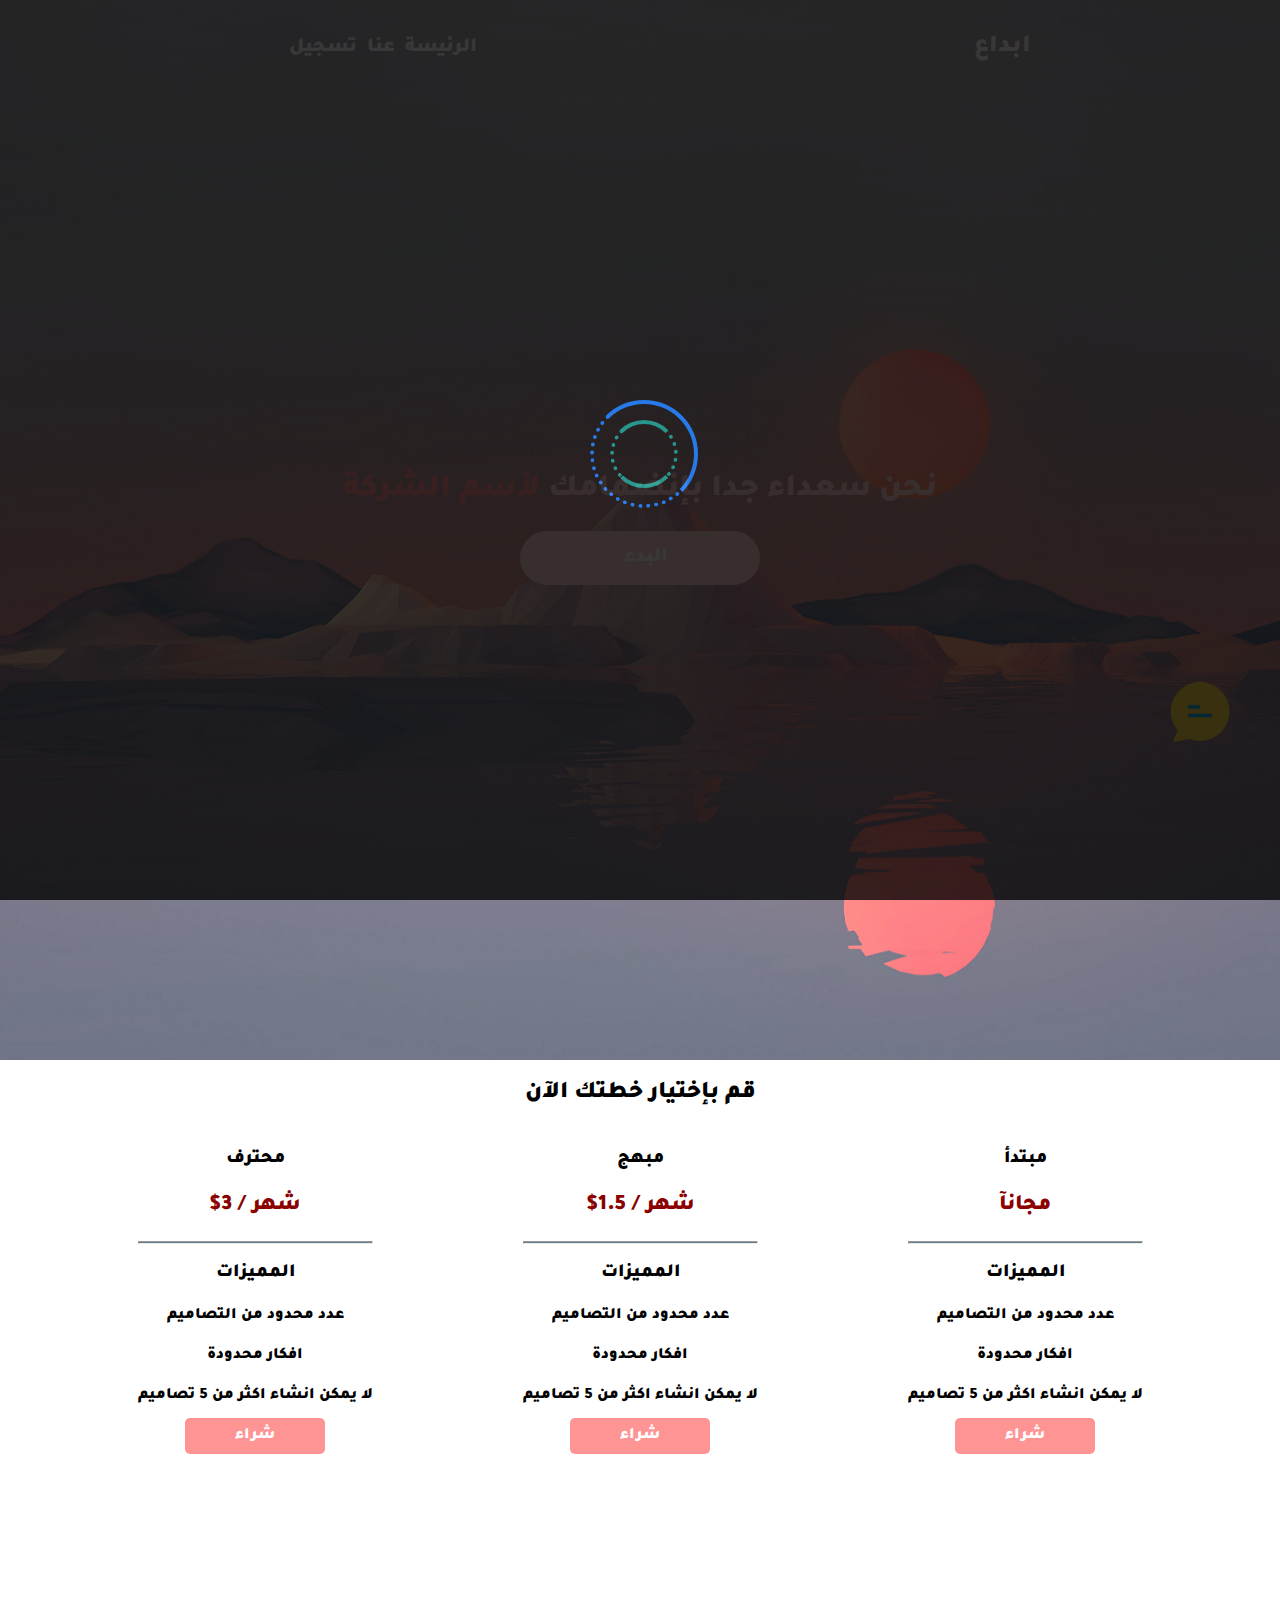
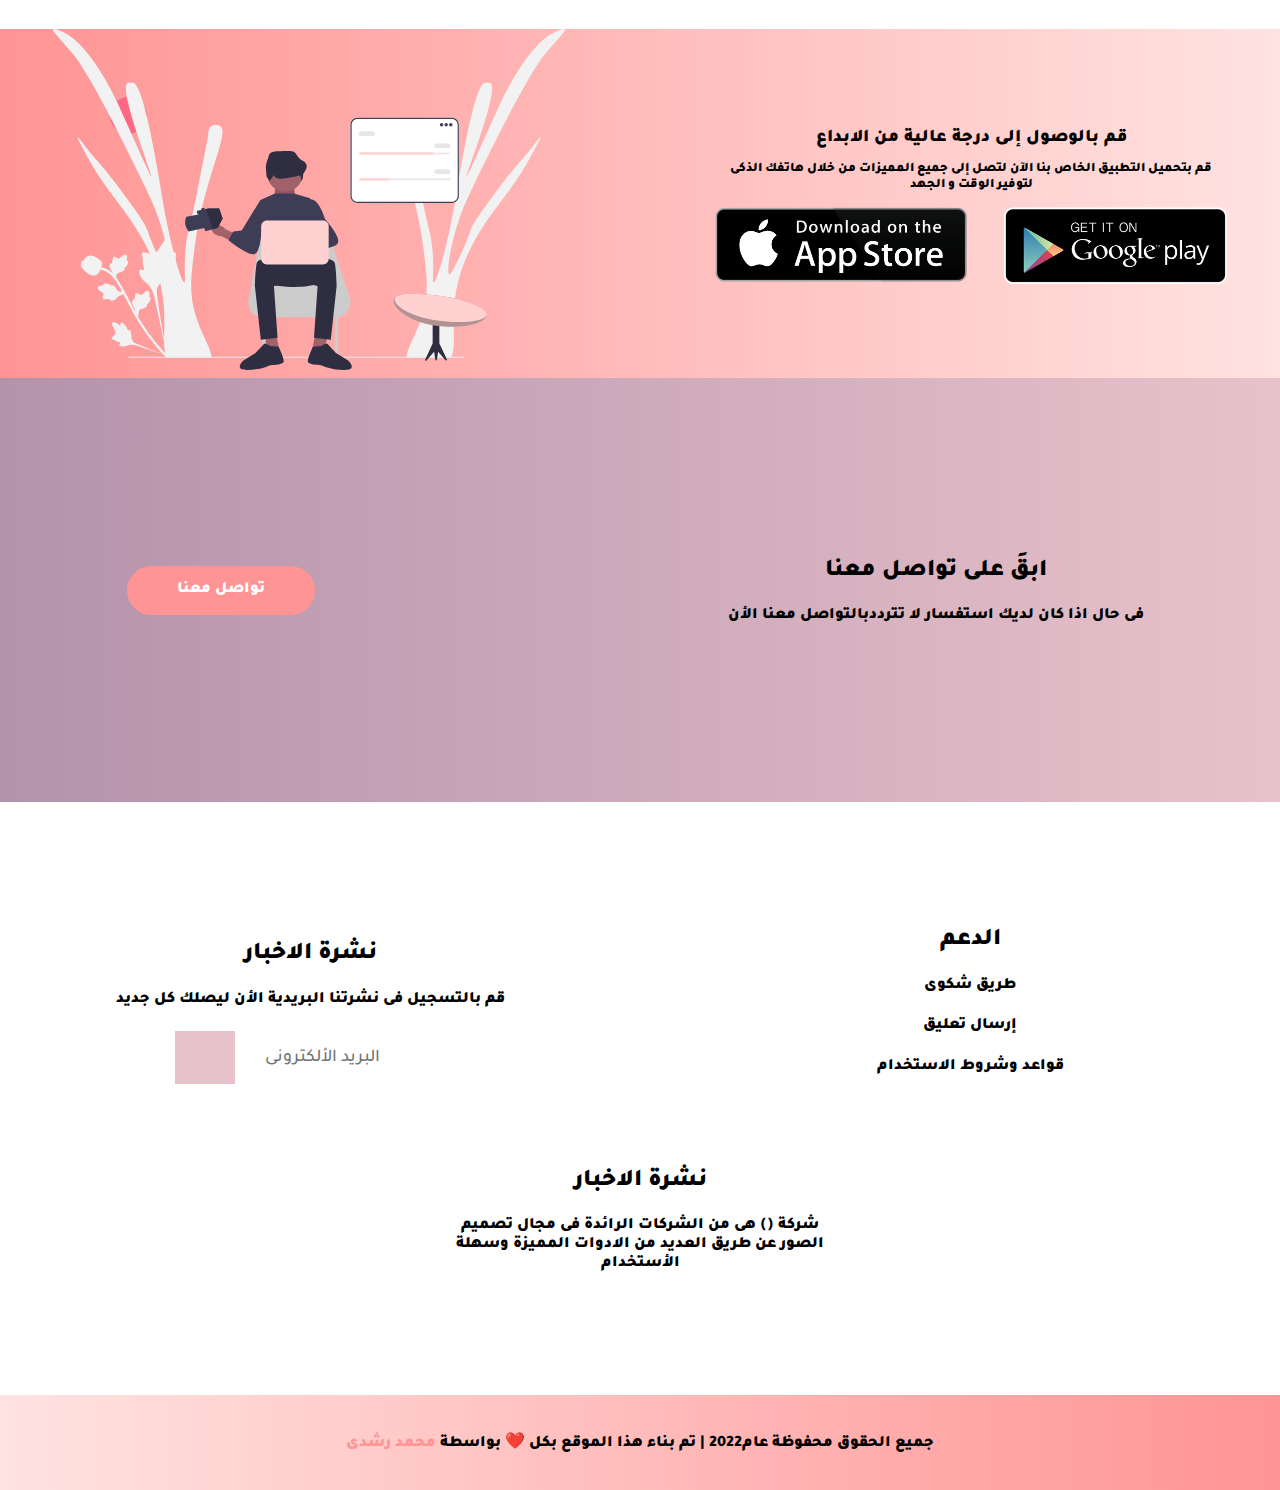
<file: index.html>
<!DOCTYPE html>
<html lang="en">

<head>
    <meta charset="UTF-8">
    <meta http-equiv="X-UA-Compatible" content="IE=edge">
    <meta name="viewport" content="width=device-width, initial-scale=1.0">
    <link rel="stylesheet" href="https://cdnjs.cloudflare.com/ajax/libs/font-awesome/6.2.0/css/all.min.css"
        integrity="sha512-xh6O/CkQoPOWDdYTDqeRdPCVd1SpvCA9XXcUnZS2FmJNp1coAFzvtCN9BmamE+4aHK8yyUHUSCcJHgXloTyT2A=="
        crossorigin="anonymous" referrerpolicy="no-referrer" />
    <link rel="icon" href="./imges/factory.png" />
    <link rel="stylesheet" href="./style.css">
    <title>Creativity</title>
</head>

<body>
    <!-- بداية كود التحميل للصفحة -->
    <div class="container-dotted-loader">

        <div class="dotted-loader">
            <!-- <h1>Loding..</h1> -->
        </div>
    </div>

    <!-- نهاية كود التحميل للصفحة -->



    <div class="contanierPaga">


        <!-- بداية كود اول ديف -->
        <div class="devHeaderAndSectionHomePage">
            <header>
                <ul>
                    <li>
                        <a href="">تسجيل</a>
                        <a href="">عنا</a>
                        <a href="">الرئيسة</a>
                    </li>
                </ul>
                <a id="logo" href="#">ابداع</a>
            </header>
            <div class="textHome">
                <h1>نحن سعداء جدا بإنضمامك <span id="colorText">لأسم الشركة</span></h1>
                <div class="contanierdevlink-btn-str">
                    <div class="devlink-btn-str">
                        <i class="fa-sharp fa-solid fa-arrow-left"></i>
                        <a id="link-btn-str" href="#">البدء</a>
                    </div>
                </div>


            </div>
            <!-- <img src="./imges/WallpaperDog-10710270.png" alt=""> -->

        </div>
        
        <!-- نهاية كود اول ديف -->

        <!-- بداية كود ثانى ديف -->


        <div class="devTextBoxPlan">
            <h2>قم بإختيار خطتك الآن</h2>
        </div>

        <!-- نهاية كود ثانى ديف -->

        <!-- بداية كود ثالث ديف -->

        <div class="devTwoContanier">


            <div class="boxPlan">
                <h3>محترف</h3>
                <h3 id="salary-box-plan">$3 / شهر</h3>
                <hr>
                <h3>المميزات</h3>
                <h4>عدد محدود من التصاميم</h4>
                <h4>افكار محدودة</h4>
                <h4>لا يمكن انشاء اكثر من 5 تصاميم</h4>
                <a href="" id="btn-buy">شراء</a>
            </div>

            <div class="boxPlan">
                <h3>مبهج</h3>
                <h3 id="salary-box-plan">$1.5 / شهر</h3>
                <hr>
                <h3>المميزات</h3>
                <h4>عدد محدود من التصاميم</h4>
                <h4>افكار محدودة</h4>
                <h4>لا يمكن انشاء اكثر من 5 تصاميم</h4>
                <a href="" id="btn-buy">شراء</a>
            </div>

            <div class="boxPlan">
                <h3>مبتدأ</h3>
                <h3 id="salary-box-plan">مجانآ</h3>
                <hr>
                <h3>المميزات</h3>
                <h4>عدد محدود من التصاميم</h4>
                <h4>افكار محدودة</h4>
                <h4>لا يمكن انشاء اكثر من 5 تصاميم</h4>
                <a href="" id="btn-buy">شراء</a>
            </div>



        </div>

        <!-- نهاية كود ثالث ديف -->

        <!-- بداية كود رابع ديف -->

        <div class="devThreeContanier">

            <div class="dev-img">
                <img src="./imges/undraw_multitasking_re_ffpb.svg" alt="">
            </div>

            <div class="devTextContent">
                <h1>قم بالوصول إلى درجة عالية من الابداع</h1>
                <p>قم بتحميل التطبيق الخاص بنا الآن لتصل إلى جميع المميزات من خلال هاتفك الذكى لتوفير الوقت و الجهد</p>
                <img src="./imges/downloadApp.png" alt="" srcset="">
            </div>

        </div>

        <!-- نهاية كود رابع ديف -->



        <!-- بداية كود خامس ديف  -->

        <div class="devForContanier">
            <a href="">تواصل معنا</a>
            <div class="boxContact">
                <h2>ابقَ على تواصل معنا</h2>
                <p>فى حال اذا كان لديك استفسار لا تترددبالتواصل معنا الأن</p>
            </div>
        </div>

        <!-- نهاية كود خامس ديف  -->



        <!-- بداية كود سادس ديف  -->

        <div class="devFiveContanier">

            <div class="box-Content">
                <h2>نشرة الاخبار</h2>
                <h4>قم بالتسجيل فى نشرتنا البريدية الأن ليصلك كل جديد</h4>
                <i id="btn-text-send-email" class="fa-sharp fa-solid fa-paper-plane"></i>
                <input id="text-Emial" type="text" placeholder="البريد الألكترونى">
            </div>


            <div class="box-Content">
                <h2>الدعم</h2>
                <h4>طريق شكوى</h4>
                <h4>إرسال تعليق</h4>
                <h4>قواعد وشروط الاستخدام</h4>
            </div>

            <div class="box-Content">
                <h2>نشرة الاخبار</h2>
                <p>شركة () هى من الشركات الرائدة فى مجال تصميم الصور عن طريق العديد من الادوات المميزة وسهلة الأستخدام
                </p>
            </div>


        </div>

        <!-- نهاية كود سادس ديف  -->


        <!-- بداية كود الفوتر -->


        <div class="devFooter">
            <p>جميع الحقوق محفوظة عام2022 | تم بناء هذا الموقع بكل ❤️ بواسطة <span id="colorText">محمد رشدى</span>
            </p>
        </div>

        <!-- نهاية كود الفوتر -->

    </div>


    <!-- Start chat -->

    <div class="boxChat">
        <img id="imgBoxChat" src="./imges/chat.png">

        <div class="fullchat ssssss">
            <div class="chat">
                <h1 id="MiniMaze">__</h1>

                <div class="headerchat">
                    <span id="internet"></span>
                    <img src="./imges/man.png">
                    <h2>Chat Bot</h2>
                </div>

            </div>
            <div class="messagepage">
                <div class="divP">
                    <p id="left"></p>

                </div>


                <div class="divP-right">
                    <p id="right"></p>
                </div>
                <div class="boxmessage">
                    <img id="img-send" src="./imges/SVG/icon-send.svg">
                    <input type="text" id="textarea" placeholder="Write your message here">
                </div>
            </div>
        </div>

    </div>

    <div class="containerBoxAlert">
        <div class="item">
            <h2 id="textOnline"></h2>
        </div>
    </div>

    <!-- End chat -->





    <script src="./main.js"></script>
</body>

</html>
</file>
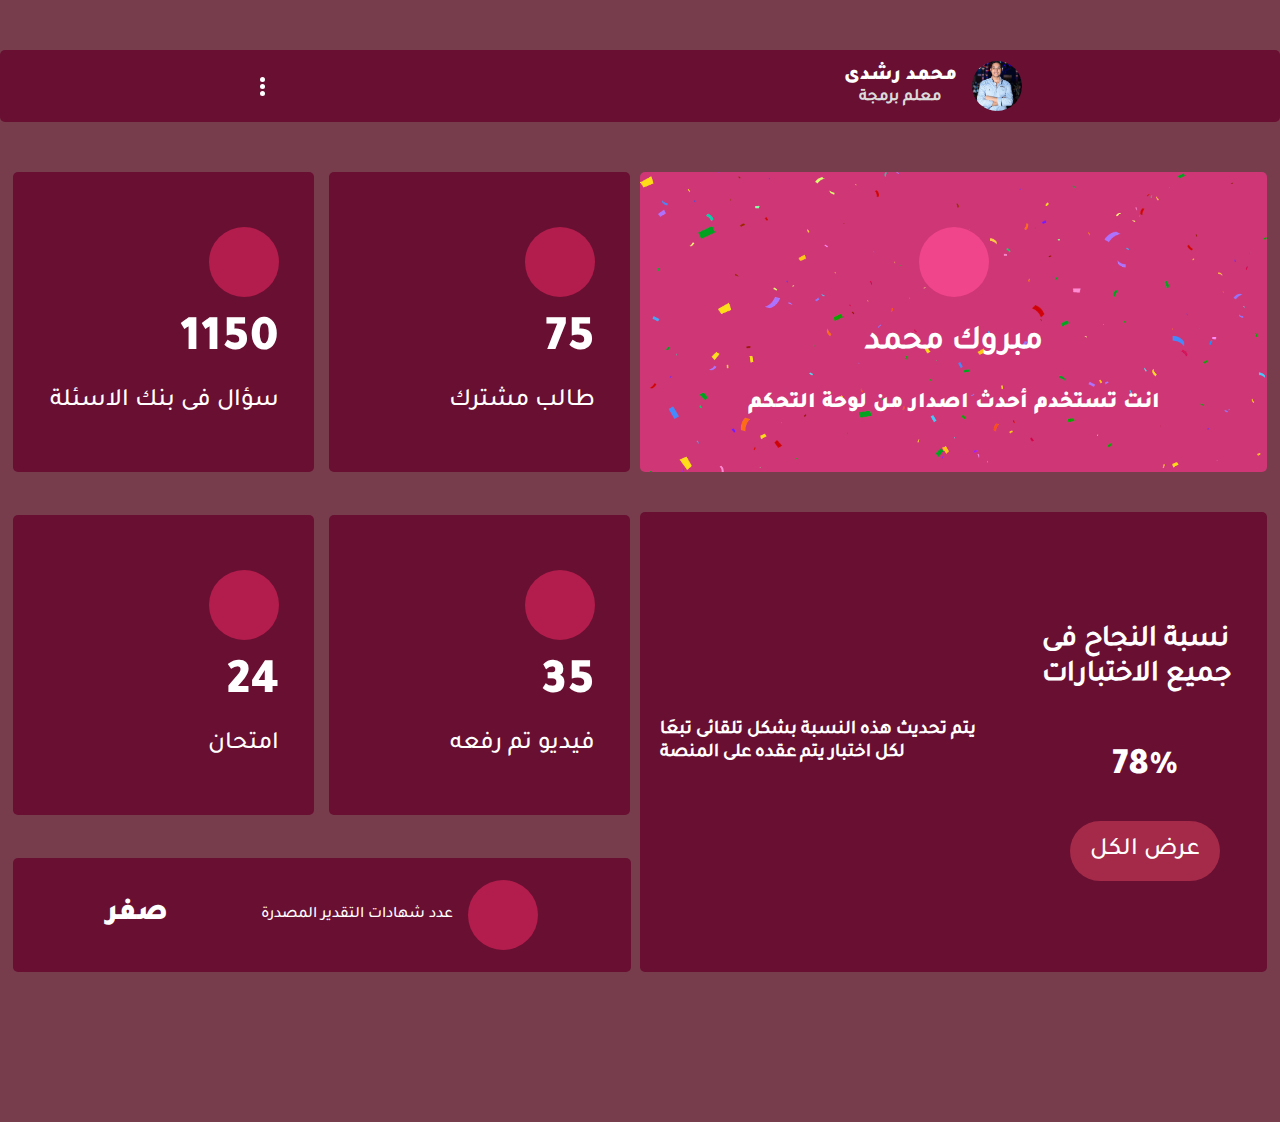
<file: HTML/dashboard.html>
<!DOCTYPE html>
<html lang="en">

<head>
    <meta charset="UTF-8">
    <meta http-equiv="X-UA-Compatible" content="IE=edge">
    <meta name="viewport" content="width=device-width, initial-scale=1.0">
    <link rel="stylesheet" href="https://cdnjs.cloudflare.com/ajax/libs/font-awesome/6.2.0/css/all.min.css"
        integrity="sha512-xh6O/CkQoPOWDdYTDqeRdPCVd1SpvCA9XXcUnZS2FmJNp1coAFzvtCN9BmamE+4aHK8yyUHUSCcJHgXloTyT2A=="
        crossorigin="anonymous" referrerpolicy="no-referrer" />
    <link rel="icon" href="../imges/factory.png" />
    <link rel="stylesheet" href="../CSS/dashboard.css">
    <title>Dashboard My Admin</title>
</head>

<body>

    <div class="ContainerPage">
        <div class="devContainerstatistics">

            <div class="devstatistics">
        <!-- بداية كود الناف بار -->
                <div class="containerNav">
                    <div class="contentnavbar">
                        <div class="deviconColor">
                            <i class="fa-solid fa-palette"></i>
                        </div>

                        <div class="devitmeColor">
                            <span id="color1"></span>
                            <span id="color2"></span>
                            <span id="color3"></span>
                        </div>

                        <div class="itemicon">                            
                            <div class="devP">
                                <p></p>
                                <p></p>
                                <p></p>
                            </div>
                            <i class="fa-solid fa-magnifying-glass"></i>
                            <i class="fa-regular fa-bell"></i>
                        </div>
                        <div class="itmeiconimgandname">
                            <div class="devname">
                                <h3>محمد رشدى</h3>
                                <h5>معلم برمجة</h5>
                            </div>
                            <img src="../imges/roshdyuser.jpg" alt="">
                        </div>
                    </div>
                </div>
        <!-- نهاية كود الناف بار -->
                <div class="bigcontainerboxes" >
        <!-- بداية كود الاربع بوسكات مع الديف الخامس -->
                <div class="containerForbox">

                    <!-- بداية كود الصندوق -->
                    <div class="box">

                        <div class="boxcontent">
                            <div class="devbg-icon">
                                <i class="fa-solid fa-graduation-cap"></i>
                            </div>
                            <span id="namber">1150</span>
                            <span>سؤال فى بنك الاسئلة</span>
                        </div>
                    </div>

                    
                    <div class="box">

                        <div class="boxcontent">
                            <div class="devbg-icon">
                                <i class="fa-solid fa-graduation-cap"></i>
                            </div>
                            <span id="namber">75</span>
                            <span>طالب مشترك</span>
                        </div>
                    </div>

                    <div class="box">

                        <div class="boxcontent">
                            <div class="devbg-icon">
                                <i class="fa-solid fa-graduation-cap"></i>
                            </div>
                            <span id="namber">24</span>
                            <span>امتحان</span>
                        </div>
                    </div>

                    <div class="box">

                        <div class="boxcontent">
                            <div class="devbg-icon">
                                <i class="fa-solid fa-graduation-cap"></i>
                            </div>
                            <span id="namber">35</span>
                            <span>فيديو تم رفعه</span>
                        </div>
                    </div>


                    <!-- بداية كود الصندوق -->

                    <!-- بداية كود الديف الخامس-->
                    <div class="boxAreport">
                        <h2>صفر</h2>
                        <div class="textanditme">
                            <p>عدد شهادات التقدير المصدرة</p>
                            <div class="devbg-icon">
                                <i class="fa-solid fa-graduation-cap"></i>
                            </div>
                        </div>
                    </div>
                    <!-- نهاية كود الديف الخامس-->


                </div>
        <!-- نهاية كود الاربع بوسكات مع الديف الخامس -->

        <!-- بداية كود البوكسين اللى فى النص  -->
                <div class="containertwobox">
                    
                    <div class="boxone">
                        <div class="boxcontent">

                            <div class="devbg-icon">
                                <i class="fa-solid fa-graduation-cap"></i>
                            </div>
                            <h2>مبروك محمد</h2>
                            <span>انت تستخدم أحدث اصدار من لوحة التحكم</span>
                        </div>
                    </div>

                    <div class="boxtow">
                        <div class="boxcontent">
                            <h3>يتم تحديث هذه النسبة بشكل تلقائى تبعَا لكل اختبار يتم عقده على المنصة</h3>
                            <div class="devthreeitme">
                                <h3>نسبة النجاح فى جميع الاختبارات</h3>
                                <h2>78%</h2>
                                <a id="viweAll" href="#">عرض الكل</a>
                            </div>
                        </div>
                    </div>
                </div>
        <!-- نهاية كود البوكسين اللى فى النص  -->

        <!--  بداية كود التنقل بين الصفحات اللى على اليمين -->
                        <div class="rightcontrolcontainer">
        <!-- بداية كود كونتينر بتاع ايتم الصفحات -->
                            <div class="containeritme">
                                <h1>شعار</h1>
                                <div class="itme">
                                    <a href="">الرئيسية</a>
                                    <i class="fa-solid fa-house"></i>
                                </div>
                                
                                <div class="itme">
                                    <a href="">قائمة الطلاب</a>
                                    <i class="fa-solid fa-user-graduate"></i>
                                </div>
                                <div class="itme">
                                    <a href="">الاختبارات</a>
                                    <i class="fa-regular fa-file-lines"></i>
                                </div>
                                <div class="itme">
                                    <a href="">مقاطع الفيديو</a>
                                    <i class="fa-solid fa-clapperboard"></i>
                                </div>
                                <div class="itme">
                                    <a href="">طلبات الاشتراك</a>
                                    <i class="fa-solid fa-money-check-dollar"></i>
                                </div>
                                <div class="itme">
                                    <a href="">شهادات التقدير</a>
                                    <i class="fa-solid fa-file-circle-check"></i>
                                </div>
                                <div class="itme">
                                    <a href="">بنك الاسئلة</a>
                                    <i class="fa-solid fa-file-circle-exclamation"></i>
                                </div>
                                <div class="itme">
                                    <a href="">نتائج الطلاب</a>
                                    <i class="fa-regular fa-clipboard"></i>
                                </div>
                                <div class="itme">
                                    <a href="">مديرين الموقع</a>
                                    <i class="fa-solid fa-people-roof"></i>
                                </div>


                            </div>
        <!-- نهاية كود كونتينر بتاع ايتم الصفحات -->
                        </div>
        <!-- نهاية كود التنقل بين الصفحات اللى على اليمين -->
                </div>
            </div>
        </div>



    </div>


    <!-- <div class="containerboxChet">
        <div class="haeder">

            <div class="content">

            </div>

        </div>
    </div> -->



    <script src="../JS/dashboard.js"></script>
    <!-- <script src="../main.js"></script> -->
</body>

</html>
</file>
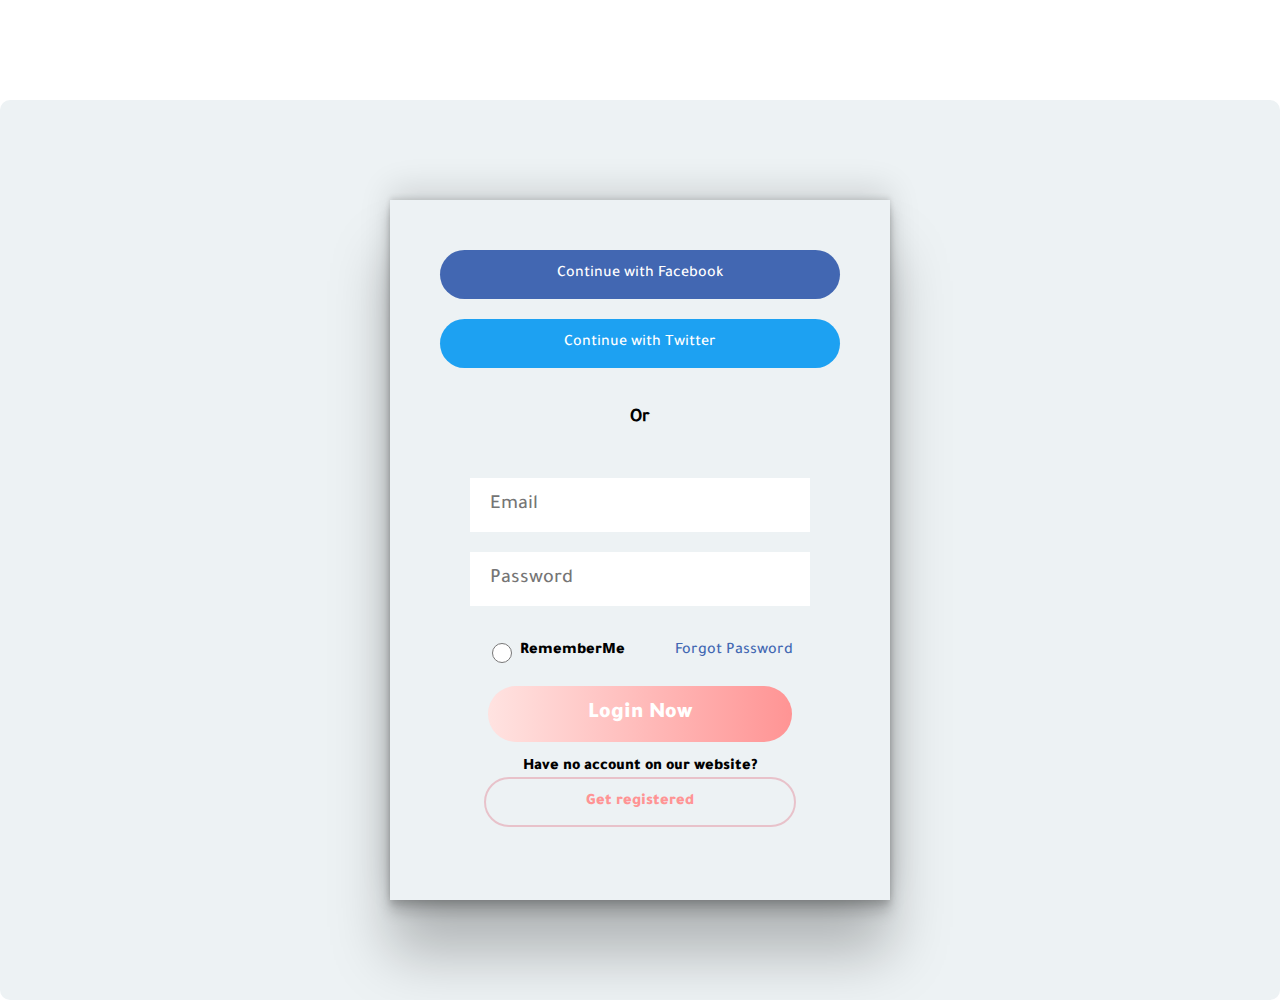
<file: HTML/login.html>
<!DOCTYPE html>
<html lang="en">
<head>
    <meta charset="UTF-8">
    <meta http-equiv="X-UA-Compatible" content="IE=edge">
    <meta name="viewport" content="width=device-width, initial-scale=1.0">
    <link rel="stylesheet" href="https://cdnjs.cloudflare.com/ajax/libs/font-awesome/6.2.0/css/all.min.css"
        integrity="sha512-xh6O/CkQoPOWDdYTDqeRdPCVd1SpvCA9XXcUnZS2FmJNp1coAFzvtCN9BmamE+4aHK8yyUHUSCcJHgXloTyT2A=="
        crossorigin="anonymous" referrerpolicy="no-referrer" />
    <link rel="icon" href="../imges/factory.png"/>
    <link rel="stylesheet" href="../CSS/login.css">
    <title>سجل حسابك</title>
</head>
<body>
    
        <!-- بداية كود التحميل للصفحة -->
        <div class="container-dotted-loader">

            <div class="dotted-loader">
                <!-- <h1>Loding..</h1> -->
            </div>
        </div>
    
        <!-- نهاية كود التحميل للصفحة -->

    <div class="ContainerPage">


        <div class="boxContainer">

            <div class="boxLogin">
                <div class="boxLogin-For-SocialMedia">

                    <div class="devItemFaceBook">
                        <i class="fa-brands fa-facebook-f"></i>
                        <a href="https://www.facebook.com/" target="_blank" >Continue with Facebook</a>
                    </div>
    
                    <div class="devItemTwitter">
                        <i class="fa-brands fa-twitter"></i>
                        <a href="https://twitter.com/" target="_blank" >Continue with Twitter</a>
                    </div>
                    <h3>Or</h3>
                    
                <form action="">
                    <input type="text" placeholder="Email" name="" id="btn-email">
                    <input type="password" placeholder="Password" name="" id="btn-password">

                    <div class="devBoxRememberMe">
                        <div class="devrememberme">
                            <input type="radio" value="HTML"> 
                            <label for="">RememberMe</label>
                        </div>
                        <div class="devForgotPassword">
                            <a href="#">Forgot Password</a>
                        </div>
                    </div>

                    <button id="btn-login">Login Now</button>
                    <p>Have no account on our website?</p>
                    <a id="btn-registered" href="">Get registered</a>
                </form>
                </div>

                

            </div>

        </div>


</div>

    <script src="../JS/login.js"></script>
</body>
</html>
</file>
<file: style.css>
* {
    list-style: none;
    text-decoration: none;
}

body {
    margin: 0;
    font-family: Tajawal;
}

@font-face {
    font-family: "Tajawal";
    src: url(./fonts/Tajawal-Black.ttf);
}

@font-face {
    font-family: "TajawalOne";
    src: url(./fonts/Tajawal-Medium.ttf);
}

::selection {
    color: white;
    background-color: deeppink;
}

/* بداية كود التحميل للصفحة */
.container-dotted-loader {
    position: fixed;
    z-index: 1001;
    height: 100vh;
    width: 100%;
    background-color: #000;
    opacity: 0.78;
    display: none;

}

.dotted-loader {
    width: 100px;
    height: 100px;
    border-width: 4px;
    border-color: #0074ff;
    border-style: solid solid dotted dotted;
    border-radius: 50%;
    position: absolute;
    left: 50%;
    top: 50%;
    margin-top: -50px;
    margin-left: -50px;
    z-index: 1000;
    animation: rotate-right .7s linear infinite;
    display: none;
}

.dotted-loader::before {
    content: "";
    position: absolute;
    left: 0;
    top: 0;
    right: 0;
    bottom: 0;
    margin: auto;
    border-width: 4px;
    border-color: #009688;
    border-style: solid dotted;
    border-radius: 50%;
    width: 60px;
    height: 60px;
    animation: rotate-left 1.7s linear infinite;
}

@keyframes rotate-right {
    from {
        transform: rotate(0);
    }

    to {
        transform: rotate(1turn);
    }
}

@keyframes rotate-left {
    from {
        transform: rotate(0);
    }

    to {
        transform: rotate(1turn);
    }
}

.active {
    display: flex !important;
}

.activetwo {
    display: none;
}

/* نهاية كود التحميل للصفحة */



/* بداية كود ثانى ديف  */
.devTextBoxPlan {
    text-align: center;
}

/* نهاية كود ثانى ديف  */

/* بداية كود ثالث ديف  */
.contanierPaga {
    /* position: relative; */
}

.devHeaderAndSectionHomePage {
    /* width: 100%;
    height: 1060px;
    display: flex;
    justify-content: center; */
    /*  */
    background-image: url(./imges/imgHome.jpg);
    width: 100%;
    height: 1060px;
    display: flex;
    justify-content: center;
    background-image: url(./imges/imgHome.jpg);
    background-position: center;
    background-size: cover;
    transition: all .5s ease;
    -webkit-transition: all .5s ease ;
    -moz-transition: all .5s ease;
    -ms-transition: all .5s ease;
    -o-transition: all .5s ease;
}

.devHeaderAndSectionHomePage img {
    height: 100%;
    width: 100%;
}

.devHeaderAndSectionHomePage header {
    position: absolute;
    top: 20px;
    width: 100%;
    display: flex;
    flex-wrap: wrap;
    justify-content: space-around;
    align-items: center;
    color: white;
}

.devHeaderAndSectionHomePage header ul li {
    display: flex;
    gap: 10px;
}

.devHeaderAndSectionHomePage header ul a {
    color: white;
    font-size: 20px;
}

.devHeaderAndSectionHomePage header #logo {
    font-size: 25px;
    color: white;
}

.textHome {
    position: absolute;
    top: 50%;
    color: #FFD1D1;
    text-align: center;
}

/* Media Sm */
@media (max-width:399px) {
    .devHeaderAndSectionHomePage header ul li a {
        font-size: 15px;
    }

    .devHeaderAndSectionHomePage header #logo {
        font-size: 20px;
    }

    .textHome {
        font-size: 9px;
    }
}

/* Media Sm */
@media (min-width: 400px) and (max-width:767px) {
    .devHeaderAndSectionHomePage header ul li a {
        font-size: 15px;
    }

    .devHeaderAndSectionHomePage header #logo {
        font-size: 20px;
    }

    .textHome {
        font-size: 10px;
    }
}

.textHome #colorText {
    color: #FF9494;
}

.contanierdevlink-btn-str {
    display: flex;
    align-items: center;
    justify-content: center;
}

.devlink-btn-str {
    padding: 15px 20px;
    width: 200px;
    font-size: 20px;
    background-color: #FFD1D1;
    border-radius: 50px;
    transition: 0.3s;
    display: flex;
    align-items: center;
    justify-content: center;
    gap: 11px;
}

.textHome #link-btn-str {
    color: white;
}

.textHome .devlink-btn-str:hover {
    background: none;
    font-size: 25px;
    border: solid 1px #FFD1D1;
}

.textHome .fa-sharp {
    color: #FF9494;
    animation: rightTo 1s infinite;
    font-size: 26px;
}

@keyframes rightTo {
    10%, 20%, 30%, 50%, 80%, 100% {
        transform: translateY(0);
    }

    40%, 60% {
        transform: translateX(5px);
    }


}

.contanierPaga .devTwoContanier {
    display: flex;
    align-items: center;
    justify-content: center;
    flex-wrap: wrap;
    /* border: solid 1px red; */
    /* width: 1300px; */
    margin: auto;
    text-align: center;
    gap: 150px;
}


.contanierPaga .devTwoContanier .boxPlan {
    min-height: 500px;
}

.contanierPaga .devTwoContanier .boxPlan hr {
    height: 1px;
    background-color: #607d8b;
}

.contanierPaga .devTwoContanier .boxPlan #salary-box-plan {
    color: darkred;
    font-size: 22px;
}

.contanierPaga .devTwoContanier .boxPlan #btn-buy {
    padding: 10px 50px;
    background-color: #FF9494;
    color: white;
    border-radius: 5px;
}

/* نهاية كود ثالث ديف  */


/* بداية كود رابع ديف  */

.devThreeContanier {
    display: flex;
    align-items: center;
    justify-content: center;
    flex-wrap: wrap;
    text-align: center;
    gap: 150px;
    background-image: linear-gradient(to right, #FF9494, #FFE3E1);
}

.devThreeContanier .dev-img {
    width: 45%;
}

.devThreeContanier .dev-img img {
    width: 100%;
}

.devThreeContanier .devTextContent {
    width: 45%;
}

.devThreeContanier .devTextContent img {
    width: 100%;
}

.devThreeContanier .devTextContent img:hover {
    cursor: pointer;
}

/* Media Mobile  */
@media (max-width:399px) {
    .devThreeContanier .devTextContent {
        width: 90%;
    }

    .devThreeContanier .devTextContent h1 {
        font-size: 17px;
    }

    .devThreeContanier .devTextContent p {
        font-size: 13px;
    }

    .devThreeContanier .dev-img {
        width: 90%;
    }
}

/* Media Sm */
@media (min-width: 400px) and (max-width:767px) {
    .devThreeContanier .devTextContent {
        width: 90%;
    }

    .devThreeContanier .devTextContent h1 {
        font-size: 20px;
    }

    .devThreeContanier .devTextContent p {
        font-size: 13px;
    }

    .devThreeContanier .dev-img {
        width: 90%;
    }
}

/* Md AND Lg*/
@media (min-width: 768px) and (max-width:1520px) {
    .devThreeContanier .devTextContent {
        width: 40%;
    }

    .devThreeContanier .devTextContent h1 {
        font-size: 18px;
    }

    .devThreeContanier .devTextContent p {
        font-size: 13px;
    }

    .devThreeContanier .dev-img {
        width: 40%;
    }
}




/* نهاية كود رابع ديف  */

/* بداية كود خامس ديف  */


.devForContanier {
    display: flex;
    align-items: center;
    justify-content: space-around;
    gap: 150px;
    flex-wrap: wrap;
    text-align: center;
    padding: 150px 0px;
    background-image: linear-gradient(to right, #b392ac, #e8c2ca);
}

.devForContanier .boxContact {
    margin: 10px;
}

.devForContanier a {
    padding: 15px 50px;
    background-color: #FF9494;
    color: white;
    border-radius: 50px;
    transition: 0.3s;
}

.devForContanier a:hover {
    font-size: 20px;
    background: none;
    border: solid 1px #FF9494;
}

/* نهاية كود خامس ديف  */


/* بداية كود سادس ديف  */


.devFiveContanier {
    display: flex;
    align-items: center;
    justify-content: space-around;
    flex-wrap: wrap;
    text-align: center;
    padding: 100px 0px;
    gap: 50px;
    margin: 5px;
}

.devFiveContanier .box-Content {
    /* width: 31%; */
    width: 400px;
}

.devFiveContanier #text-Emial {
    width: 150px;
    border: none;
    padding: 15px 30px;
    font-size: 18px;
    font-family: TajawalOne;
    font-weight: 100;
    outline: none;
}

.devFiveContanier #text-Emial:focus {
    border: #e8c2ca 1px solid;
    width: 180px;
    transition: 0.5s;
}

.devFiveContanier #btn-text-send-email {
    padding: 16px 30px;
    background-color: #e8c2ca;
    font-size: 21px;
    color: white;
    transition: 0.2s;

}


.devFiveContanier #btn-text-send-email:hover {
    font-size: 30px;
    padding: 15px 35px;
    cursor: pointer;
}

/* نهاية كود سادس ديف  */


/* بداية كود الفوتر  */

.devFooter {
    background-image: linear-gradient(to right, #FFE3E1, #FF9494);
    padding: 20px 0px;
    display: flex;
    align-items: center;
    justify-content: center;
    text-align: center;
}

#colorText {
    color: #FF9494;
}

/* نهاية كود الفوتر  */



/* Start chat */
/* .ssssss {
  display: none;
} */
.boxChat {
    position: fixed !important;
    right: 50px;
    bottom: 150px;
    z-index: 1000;
    transform: scale(1, 1);
}

.boxChat img {
    width: 60px;
    height: 60px;
    cursor: pointer;
}

.boxChat .chat {
    position: relative;
    height: 60px;
    width: 300px;
    background-image: linear-gradient(to right, #ffb620, rgba(255, 0, 0, 0.548));
    border-radius: 5px 5px 0px 0px;
    display: flex;
    align-items: center;
}

.boxChat .fullchat {
    display: none;
}

.boxChat .fullchat .chat #MiniMaze {
    position: relative;
    bottom: 20px;
    left: 100px;
    color: white;
    cursor: pointer;
}

.boxChat .chat .headerchat {
    display: flex;
    gap: 100px;
    align-items: center;
    padding: 0px 15px;
}

.boxChat .chat .headerchat #internet {
    width: 10px;
    height: 10px;
    border-radius: 50%;
    background-color: rgb(236, 213, 5);
    position: absolute;
    border: solid 1px white;
    left: 87px;
    top: 35px;
    cursor: pointer;
}

.boxChat .chat .headerchat h2 {
    color: white;
    font-weight: 100;
    padding: 0;
    margin: 0;
    font-size: 22px;
}

.boxChat .chat .headerchat img {
    width: 55px;
    height: 55px;
    transition: 0.3s;
}

/* .boxChat .chat .headerchat img:hover {
    transform: rotate(25deg);
  } */

.boxChat .messagepage {
    position: relative;
    width: 100%;
    height: 400px;
    background-color: #F9F9F9;
    overflow-y: scroll;
}

.boxChat .messagepage .divP {
    display: block;
    max-height: 300px;
    overflow-y: scroll;
}

/* .boxChat .messagepage #left {
    padding: 5px;
    margin: 10px 0px 0px 10px;
    max-width: 150px;
    background-color: #3f51b5;
    color: white;
    border-radius: 10px 10px 10px 0px;
} */
.psendLeft {
    padding: 5px;
    margin: 10px 0px 0px 10px;
    max-width: 150px;
    background-color: #3f51b5;
    color: white;
    border-radius: 10px 10px 10px 0px;
}
.boxChat .messagepage #right {
    position: relative;
    text-align: right;
    left: 120px;
    margin: 10px 0px 0px 10px;
    max-width: 150px;
    background-color: #ffb620;
    color: white;
    border-radius: 10px 10px 10px 0px;
    /* overflow: auto; */
}

.boxChat .messagepage .boxmessage {
    position: fixed;
    bottom: 0;
    height: 60px;
    display: flex;
    gap: 10px;
}

.boxChat .messagepage .boxmessage img {
    height: 50px;
    width: 50px;
    position: relative;
    left: 3px;
    transition: 0.3s;
}

.boxChat .messagepage .boxmessage img:hover {
    transform: rotate(-15deg);
}

.boxChat .messagepage .boxmessage #textarea {
    outline: none;
    /* text-align: right; */
    resize: none;
    height: 50px;
    border-radius: 50px;
    border: solid 1px #ddd;
    width: 70%;
    z-index: 100;
    padding: 0 5px;
}

.boxChat .messagepage .boxmessage #textarea::placeholder {
    position: absolute;
    top: 16px;
    padding: 0px 0px 0px 10px;
    color: rgb(156, 156, 156);
    font-weight: 100;
    font-size: 12px;
}

@media (max-width: 400px) {
    .boxChat {
        position: fixed !important;
        z-index: 1000;
        transform: scale(1, 1);
        right: 20px;
        bottom: 50px;
    }
}

/* End chat */


/* Start Alert Internet */
.containerBoxAlert {
    position: fixed;
    right: 50px;
    bottom: 50px;
    width: 250px;
    height: 60px;
    background-color: rgb(74 73 73);
    border-radius: 5px;
    transform: scale(0, 0);
    cursor: pointer;
}

.containerBoxAlert .item {
    display: flex;
    align-items: center;
    margin: auto;
    color: white;
}

.containerBoxAlert .item h2 {
    font-size: 20px;
}

.containerBoxAlertActive {
    transition: 0.3s;
    display: flex;
    transform: scale(1, 1);
}

/* Start Alert Internet */
</file>
<file: CSS/dashboard.css>
* {
    list-style: none;
    text-decoration: none;
}

body {
    margin: 0;
    font-family: Tajawal;
    background-color: #773D4C;
}

@font-face {
    font-family: "Tajawal";
    src: url(../fonts/Tajawal-Black.ttf);
}

@font-face {
    font-family: "TajawalOne";
    src: url(../fonts/Tajawal-Medium.ttf);
}

::selection {
    color: white;
    background-color: deeppink;
}

.ContainerPage {}

.ContainerPage .devContainerstatistics {
    position: relative;
    top: 50px;
    padding: 0px 0px 200px 0px;
}

.ContainerPage .devContainerstatistics .devstatistics {
    width: 100%;
}

/* بداية كود الناف بار */
.ContainerPage .devContainerstatistics .devstatistics .containerNav {
    width: 100%;
    background-color: #690F32;
    height: 60px;
    border-radius: 5px;
    padding: 6px 0px;
}

.devContainerstatistics .devstatistics .containerNav .contentnavbar {
    position: relative;
    width: 100%;
    /* background-color: #690F32; */
    height: 60px;
    border-radius: 5px;
    display: flex;
    align-items: center;
    justify-content: space-around;
    color: white;
    font-size: 20px
}

/* بداية كود تغيير الالوان */


.activecontiner {
    transition: 0.5s;
    background-color: #3D4677 !important;
}

.activecontinerStar {
    transition: 0.5s;
    background-color: #3936CE !important;
}

.activecontinerdevboxse {
    transition: 0.5s;
    background-color: #270F69 !important;
}

.activecontinerdevicon {
    transition: 0.5s;
    background-color: #321DB2 !important;
    color: #7C6FF1;
}

.activecontinerdevBtn {
    transition: 0.5s;
    background-color: #2A32A5 !important;
}

.devContainerstatistics .devstatistics .containerNav .contentnavbar .deviconColor {
    position: absolute;
    left: 100px;
    cursor: pointer;
    display: flex;
    align-items: center;
    flex-direction: column;
    gap: 5px;
}

.devContainerstatistics .devstatistics .containerNav .contentnavbar .devitmeColor {
    height: 40px;
    width: 80px;
    background-color: antiquewhite;
    position: absolute;
    top: 45px;
    border-radius: 6px;
    display: flex;
    align-items: center;
    justify-content: center;
    gap: 1px;
    transform: scale(0, 0);
    transition: 0.3s;
    left: 70px;
}

.showItmeColor {
    transform: scale(1, 1) !important;
    transition: 0.3s;
}

.devContainerstatistics .devstatistics .containerNav .contentnavbar .devitmeColor #color1 {
    height: 25px;
    width: 25px;
    border-radius: 50%;
    background-color: #690F32;
    cursor: pointer;
}

.devContainerstatistics .devstatistics .containerNav .contentnavbar .devitmeColor #color2 {
    height: 25px;
    width: 25px;
    border-radius: 50%;
    background-color: #270F69;
    cursor: pointer;
}

.devContainerstatistics .devstatistics .containerNav .contentnavbar .devitmeColor #color3 {
    height: 25px;
    width: 25px;
    border-radius: 50%;
    background-color: #540F69;
    cursor: pointer;
}

/* نهاية كود تغيير الالوان */
.devContainerstatistics .devstatistics .containerNav .contentnavbar p {
    margin: 2px;
    width: 5px;
    height: 5px;
    background-color: white;
    border-radius: 50%;
}

.devContainerstatistics .devstatistics .containerNav .contentnavbar .itemicon {
    display: flex;
    align-items: center;
    gap: 30px;
    cursor: pointer;
}

.devContainerstatistics .devstatistics .containerNav .contentnavbar .itmeiconimgandname .devname h3 {
    font-family: "Tajawal";
    margin: 0;
    font-size: 20px;
}

.devContainerstatistics .devstatistics .containerNav .contentnavbar .itmeiconimgandname {
    display: flex;
    align-items: center;
    gap: 15px;
}

.devContainerstatistics .devstatistics .containerNav .contentnavbar .itmeiconimgandname .devname {
    text-align: center;
}

.devContainerstatistics .devstatistics .containerNav .contentnavbar .itmeiconimgandname .devname h5 {
    font-family: "TajawalOne";
    margin: 0;
    color: #dbdbdb;
}

.devContainerstatistics .devstatistics .containerNav .contentnavbar .itmeiconimgandname img {
    height: 50px;
    width: 50px;
    border-radius: 50%;
}

/* نهاية كود الناف بار */

/* بداية كود الكونتينر الاساسى اللي شايل محتوي البوكسات كلها */

.devstatistics .bigcontainerboxes {
    display: flex;
    align-items: center;
    justify-content: center;
    flex-wrap: wrap;
    position: relative;
    top: 50px;
}

/* بداية كود الكونتينر الاساسى اللي شايل محتوي البوكسات كلها */

/* بداية كود البوكسات الاربعة مع الديف الخامس */

.devstatistics .containerForbox {
    /* border: 1px solid red; */
    height: 800px;
    width: 49%;
    display: flex;
    flex-wrap: wrap;
    gap: 15px;
}

.devstatistics .containerForbox .box {
    width: 48%;
    background-color: #690F32;
    height: 300px;
    border-radius: 5px;
    display: flex;
    align-items: center;
    justify-content: flex-end;
    color: white;
}

.devstatistics .containerForbox .box .boxcontent {
    display: flex;
    flex-direction: column;
    align-items: flex-end;
    font-size: 25px;
    gap: 15px;
    margin-right: 35px;
}

.devstatistics .containerForbox .box .boxcontent #namber {
    font-size: 50px;
    font-family: "Tajawal";
}

.devstatistics .containerForbox .box .boxcontent span {
    font-family: "TajawalOne";
}

.devstatistics .containerForbox .box .boxcontent .devbg-icon {
    height: 70px;
    width: 70px;
    border-radius: 50%;
    background-color: #B31D4D;
    display: flex;
    align-items: center;
    justify-content: center;
    font-size: 25px;
}

.devstatistics .bigcontainerboxes .containertwobox .boxone .boxcontent h2 {
    font-family: "TajawalOne";
}

.devstatistics .containerForbox .boxAreport {
    width: 98.5%;
    background-color: #690F32;
    display: flex;
    align-items: center;
    justify-content: space-evenly;
    color: white;
    border-radius: 5px;
}

.devstatistics .containerForbox .boxAreport .textanditme {
    font-family: "TajawalOne";
    display: flex;
    align-items: center;
    gap: 15px;
}

.devstatistics .containerForbox .boxAreport h2 {
    font-size: 30px;
}

.devstatistics .containerForbox .boxAreport .textanditme .devbg-icon {
    height: 70px;
    width: 70px;
    border-radius: 50%;
    background-color: #B31D4D;
    display: flex;
    align-items: center;
    justify-content: center;
    font-size: 25px;
}

@media (min-width: 340px) and (max-width: 767px) {
    .rightcontrolcontainer {
        display: none;
    }

    .devstatistics .containerForbox {
        width: 98%;
    }

    .devstatistics .containerForbox .box {
        width: 100%;
        justify-content: center;
    }
    .devstatistics .containerForbox .box .boxcontent {
        margin-right: 0;
        align-items: center;
    }
    .devstatistics .containerForbox .boxAreport {
        width: 100%;
    }
    .devstatistics .containerForbox .boxAreport h2 {
        font-size: 19px;
    }
    .devstatistics .bigcontainerboxes .containertwobox .boxtow .boxcontent h3 {
        font-size: 18px;
    }

    .devstatistics .bigcontainerboxes .containertwobox .boxtow .boxcontent .devthreeitme a {
        font-size: 16px;
    }
}

@media (min-width: 768px) and (max-width: 1199px) {
    .rightcontrolcontainer {
        display: none;
    }

    .devstatistics .containerForbox {
        width: 98%;
    }

    .devstatistics .containerForbox .box {
        width: 48%;
    }
}

@media (min-width: 1200px) and (max-width: 1599px) {
    .rightcontrolcontainer {
        display: none;
    }

    .devstatistics .containerForbox {
        width: 49%;
    }

    .devstatistics .containerForbox .box {
        width: 48%;
    }
}


/* نهاية كود البوكسات الاربعة مع الديف الخامس */

/* بداية كود البوكسين اللى فى النص */

.devstatistics .containertwobox {
    height: 800px;
    width: 49%;
    display: flex;
    flex-wrap: wrap;
    gap: 40px;
}

.devstatistics .bigcontainerboxes .containertwobox .boxone {
    height: 300px;
    background-color: #CE3675;
    background-image: url(../imges/dev.png);
    background-size: cover;
    background-position: center;
    width: 100%;
    border-radius: 5px;
    display: flex;
    align-items: center;
    justify-content: center;
    text-align: right;
    color: white;
}

.devstatistics .bigcontainerboxes .containertwobox .boxone .boxcontent {
    font-size: 22px;
    display: flex;
    flex-direction: column;
    align-items: center;
}

.devstatistics .bigcontainerboxes .containertwobox .boxone .boxcontent .devbg-icon {
    height: 70px;
    width: 70px;
    background-color: #F0448B;
    border-radius: 50%;
    display: flex;
    align-items: center;
    justify-content: center;
    font-size: 25px;
}

.devstatistics .bigcontainerboxes .containertwobox .boxtow {
    width: 100%;
    background-color: #690F32;
    height: 460px;
    border-radius: 5px;
    display: flex;
    align-items: center;
    justify-content: center;
    color: white;
}

.devstatistics .bigcontainerboxes .containertwobox .boxtow .boxcontent {
    display: flex;
    align-items: center;
    justify-content: center;
    gap: 15px;
}

.devstatistics .bigcontainerboxes .containertwobox .boxtow .boxcontent h3 {
    font-family: "TajawalOne";
    margin: 20px;
}

.devstatistics .bigcontainerboxes .containertwobox .boxtow .boxcontent .devthreeitme {
    font-size: 25px;
    display: flex;
    flex-direction: column;
    align-items: center;
}

.devstatistics .bigcontainerboxes .containertwobox .boxtow .boxcontent .devthreeitme a {
    color: white;
    font-family: "TajawalOne";
    padding: 15px 20px;
    background-color: #A52A49;
    border-radius: 50px;
}

@media (min-width: 340px) and (max-width: 767px) {
    .devstatistics .containertwobox {
        width: 98%;
        margin-top: 600px;
    }

    .devstatistics .bigcontainerboxes .containertwobox .boxone .boxcontent h2 {
        font-size: 22px;
    }

    .devstatistics .bigcontainerboxes .containertwobox .boxone span {
        text-align: center;
        font-size: 17px;
    }
}

@media (min-width: 768px) and (max-width: 1199px) {

    .devstatistics .containertwobox {
        width: 98%;
        margin-top: 100px;
    }

    .devstatistics .bigcontainerboxes .containertwobox .boxone .boxcontent h2 {
        font-size: 22px;
    }

    .devstatistics .bigcontainerboxes .containertwobox .boxone span {
        text-align: center;
        font-size: 17px;
    }
}

@media (min-width: 1600px) {
    .devstatistics .containerForbox {
        width: 40%;
    }

    .devstatistics .containerForbox .box {
        width: 48%;
    }

    .devstatistics .containertwobox {
        width: 32%;
    }
}

/* نهاية كود البوكسين اللى فى النص */

/* بداية كود البوكس اللى على اليمين  */

.devstatistics .bigcontainerboxes .rightcontrolcontainer {
    position: relative;
    height: 800px;
    width: 368px;
    background-color: #690F32;
    border-radius: 5px;
    margin-left: 30px;
}

.devstatistics .bigcontainerboxes .rightcontrolcontainer .containeritme h1 {
    color: white;
    text-align: right;
    margin-right: 20px;
}

.devstatistics .bigcontainerboxes .rightcontrolcontainer .containeritme .itme {
    display: flex;
    align-items: center;
    justify-content: flex-end;
    margin-right: 20px;
    padding: 20px 0px;
    gap: 10px;
    color: white;
    font-size: 25px;
    cursor: pointer;
}

.devstatistics .bigcontainerboxes .rightcontrolcontainer .containeritme .itme a {
    color: white;
    font-family: "TajawalOne";
}

/* بداية كود البوكس اللى على اليمين  */
</file>
<file: CSS/login.css>
* {
    list-style: none;
    text-decoration: none;
}

body {
    margin: 0;
    font-family: Tajawal;
}

@font-face {
    font-family: "Tajawal";
    src: url(../fonts/Tajawal-Black.ttf);
}

@font-face {
    font-family: "TajawalOne";
    src: url(../fonts/Tajawal-Medium.ttf);
}

::selection {
    color: white;
    background-color: deeppink;
}

/* بداية كود التحميل للصفحة */
.container-dotted-loader {
    position: fixed;
    z-index: 1001;
    height: 100vh;
    width: 100%;
    background-color: #000;
    opacity: 0.78;
    display: none;

}

.dotted-loader {
    width: 100px;
    height: 100px;
    border-width: 4px;
    border-color: #0074ff;
    border-style: solid solid dotted dotted;
    border-radius: 50%;
    position: absolute;
    left: 50%;
    top: 50%;
    margin-top: -50px;
    margin-left: -50px;
    z-index: 1000;
    animation: rotate-right .7s linear infinite;
    display: none;
}

.dotted-loader::before {
    content: "";
    position: absolute;
    left: 0;
    top: 0;
    right: 0;
    bottom: 0;
    margin: auto;
    border-width: 4px;
    border-color: #009688;
    border-style: solid dotted;
    border-radius: 50%;
    width: 60px;
    height: 60px;
    animation: rotate-left 1.7s linear infinite;
}

@keyframes rotate-right {
    from {
        transform: rotate(0);
    }

    to {
        transform: rotate(1turn);
    }
}

@keyframes rotate-left {
    from {
        transform: rotate(0);
    }

    to {
        transform: rotate(1turn);
    }
}

.active {
    display: flex !important;
}

.activetwo {
    display: none;
}

/* نهاية كود التحميل للصفحة */


.ContainerPage {
    display: flex;
    align-items: center;
    justify-content: center;
}

/* بداية كود ديف البوكس كونتينر */
.boxContainer {
    position: relative;
    top: 100px;
    height: 900px;
    width: 1300px;
    background-color: #edf2f4;
    border-radius: 10px;
    display: flex;
    align-items: center;
    justify-content: center;
}

.ContainerPage .boxLogin {
    position: relative;
    height: 700px;
    width: 500px;
    background-color: #edf2f4;
    box-shadow: rgba(0, 0, 0, 0.25) 0px 54px 55px, rgba(0, 0, 0, 0.12) 0px -12px 30px, rgba(0, 0, 0, 0.12) 0px 4px 6px, rgba(0, 0, 0, 0.17) 0px 12px 13px, rgba(0, 0, 0, 0.09) 0px -3px 5px;
    text-align: center;
    display: flex;
    justify-content: center;
}

.ContainerPage .boxLogin .boxLogin-For-SocialMedia {
    position: absolute;
    top: 50px;
    display: flex;
    flex-direction: column;
    gap: 20px;
    width: 80%;
}
.ContainerPage .boxLogin .boxLogin-For-SocialMedia .devItemFaceBook {
    padding: 15px 50px;
    background-color: #4267B2;
    border-radius: 50px;
}
.ContainerPage .boxLogin .boxLogin-For-SocialMedia .devItemTwitter {
    padding: 15px 50px;
    background-color: #1DA1F2;
    border-radius: 50px;
}

.ContainerPage .boxLogin .boxLogin-For-SocialMedia i {
    color: white;
}
.ContainerPage .boxLogin .boxLogin-For-SocialMedia a {
    color: white;
    font-family: "TajawalOne";
}

.ContainerPage .boxLogin .boxLogin-For-SocialMedia h3 {
    font-family: "TajawalOne";
}
.ContainerPage .boxLogin .boxLogin-For-SocialMedia form [type="text"] , [type="password"] {
    font-family: "TajawalOne";
    padding: 15px 20px;
    border: none;
    outline: none;
    font-size: 20px;
    margin: 10px;
    width: 300px;
}

.ContainerPage .boxLogin .boxLogin-For-SocialMedia form input:focus {
    border: #e8c2ca 1px solid;
    width: 330px;
    transition: 0.3s;
}

.ContainerPage .boxLogin .boxLogin-For-SocialMedia .devBoxRememberMe {
    height: 70px;
    display: flex;
    align-items: center;
    justify-content: center;
    gap: 50px;
}
.ContainerPage .boxLogin .boxLogin-For-SocialMedia .devBoxRememberMe input {
    height: 20px;
    width: 20px;
}

.ContainerPage .boxLogin .boxLogin-For-SocialMedia .devBoxRememberMe a {
    color: #4267B2;
}

.ContainerPage .boxLogin .boxLogin-For-SocialMedia .devBoxRememberMe .devrememberme {
    display: flex;
    align-items: center;
    gap: 5px;
}

.ContainerPage .boxLogin .boxLogin-For-SocialMedia #btn-login {
    color: white;
    padding: 15px 100px;
    border: none;
    background-image: linear-gradient(to right, #FFE3E1, #FF9494);
    border-radius: 50px;
    font-family: Tajawal;
    font-size: 22px;
    transition: 0.5s;
}

.ContainerPage .boxLogin .boxLogin-For-SocialMedia #btn-login:hover {
    background: none;
    cursor: pointer;
    border: solid 1px #FF9494;
    color: #FF9494;
    font-size: 24px;
}

.ContainerPage .boxLogin .boxLogin-For-SocialMedia #btn-registered  {
    color: #FF9494;
    padding: 15px 100px;
    background: none;
    border: solid 2px #e8c2ca;
    font-family: Tajawal;
    border-radius: 50px;
    transition: 0.5s;
}

.ContainerPage .boxLogin .boxLogin-For-SocialMedia #btn-registered:hover {
    background-image: linear-gradient(to right, #FF9494, #FFE3E1);
    cursor: pointer;
    border: solid 1px #FF9494;
    color: white;
}




/* Media Mobile  */
@media (max-width:399px) {
    .ContainerPage .boxLogin{
        width: 350px;
    }
    .ContainerPage .boxLogin .boxLogin-For-SocialMedia form [type="text"] , [type="password"]{
        width: 200px;
    }
    .ContainerPage .boxLogin .boxLogin-For-SocialMedia form input:focus{
        width: 220px;
    }
    .ContainerPage .boxLogin .boxLogin-For-SocialMedia #btn-login {
        padding: 15px 50px;
    }
    .ContainerPage .boxLogin .boxLogin-For-SocialMedia #btn-registered {
        padding: 15px 50px;
    }
}
/* Media sm  */
@media (min-width:400px) and (max-width:767px) {
    .ContainerPage .boxLogin{
        width: 400px;
    }

}
/* نهاية كود ديف البوكس كونتينر */
</file>
